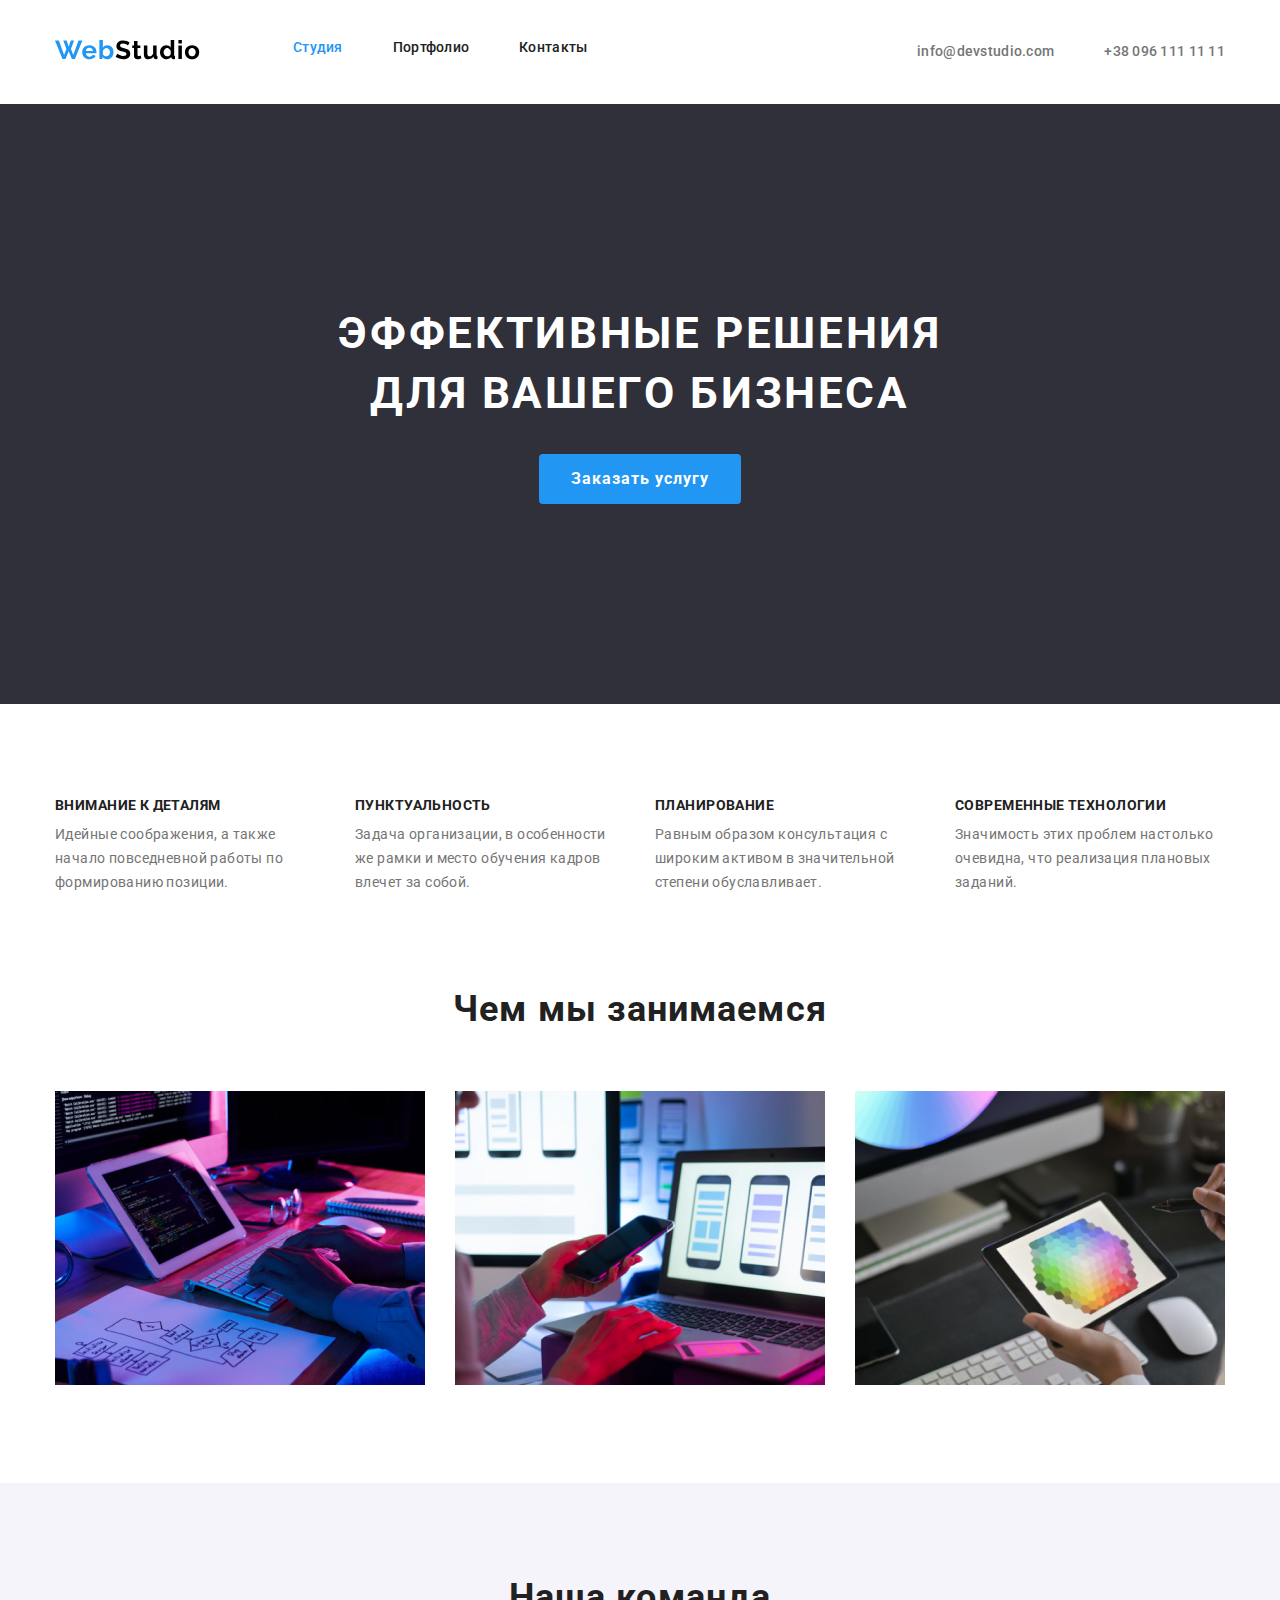
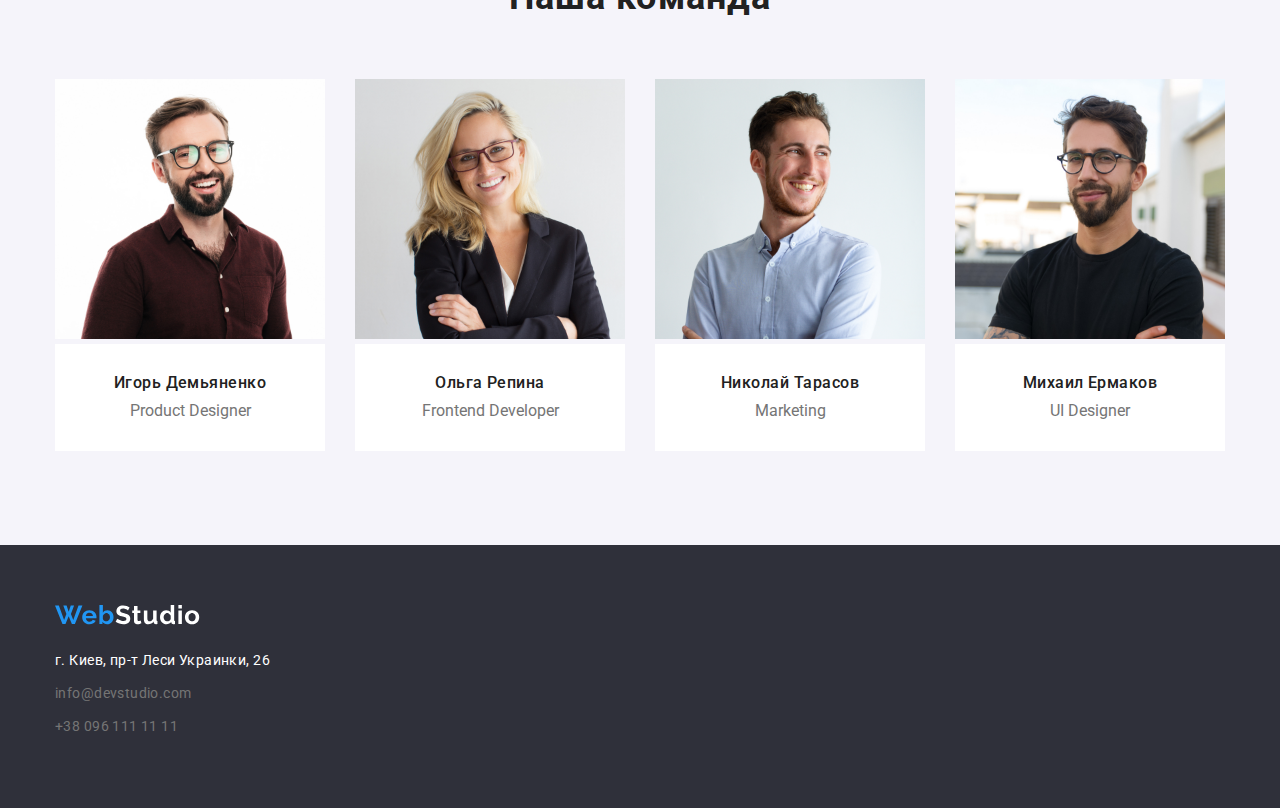
<file: index.html>
<!DOCTYPE html>
<html lang="ru">

<head>
  <meta charset="utf-8" />
  <title>Web Studio</title>
  <link href="https://fonts.googleapis.com/css2?family=Raleway:wght@700&family=Roboto:wght@400;500;700;900&display=swap"
    rel="stylesheet">
  <link rel="stylesheet" href="https://cdnjs.cloudflare.com/ajax/libs/modern-normalize/0.7.0/modern-normalize.min.css">
  <link rel="stylesheet" href="./css/styles.css" />
</head>

<body class="page">
  <header class="header">
    <div class="container">
      <nav class="site-nav">

        <!-- Company logo -->
        <a href="/" class="logo link">
          <img src="./images/logo.svg" alt="logo" />
          <!-- <span class="primary-logo">Web</span><span class="secondary-logo">Studio</span> -->
        </a>
        <!-- Menu items -->
        <ul class="site-nav list">
          <li class="header-item"><a href="" class="link current">Студия</a></li>
          <li class="header-item"><a href="./portfolio.html" class="link">Портфолио</a></li>
          <li class="header-item"><a href="" class="link">Контакты</a></li>
        </ul>
      </nav>

      <!-- Contacts-->
      <ul class="header-contacts list">
        <li class="header-item">
          <a href="mailto:info@devstudio.com" class="link">info@devstudio.com</a>
        </li>
        <li class="header-item"><a href="tel:+380961111111" class="link">+38 096 111 11 11</a></li>
      </ul>
    </div>
  </header>

  <main>
    <!-- Hero -->
    <section class="hero">
      <h1 class="hero-title">
        Эффективные решения<br />
        для вашего бизнеса
      </h1>
      <a href="" class="button">Заказать услугу</a>
    </section>

    <!-- Features -->
    <section class="section features">
      <div class="container">
        <!-- <h2 class="section-title">Наши преимущества</h2> -->
        <ul class="features-list list flexbox">
          <li class="features-item">
            <h3 class="title">Внимание к деталям</h3>
            <p class="text">
              Идейные соображения, а также<br> начало повседневной работы по
              формированию позиции.
            </p>
          </li>
          <li class="features-item">
            <h3 class="title">Пунктуальность</h3>
            <p class="text">
              Задача организации, в особенности же рамки и место обучения кадров
              влечет за собой.
            </p>
          </li>
          <li class="features-item">
            <h3 class="title">Планирование</h3>
            <p class="text">
              Равным образом консультация с широким активом в значительной
              степени обуславливает.
            </p>
          </li>
          <li class="features-item">
            <h3 class="title">Современные технологии</h3>
            <p class="text">
              Значимость этих проблем настолько очевидна, что реализация
              плановых заданий.
            </p>
          </li>
        </ul>
      </div>
    </section>

    <!-- Services -->
    <section class="section no-padding services">
      <div class="container">
        <h2 class="section-title">Чем мы занимаемся</h2>
        <ul class="services-list list flexbox">
          <li class="services-item"><img src="./images/img1.png" alt="Услуга 1" width="370" /></li>
          <li class="services-item"><img src="./images/img2.png" alt="Услуга 2" width="370" /></li>
          <li class="services-item"><img src="./images/img3.png" alt="Услуга 3" width="370" /></li>
        </ul>
      </div>
    </section>

    <!-- Team -->
    <section class="section team">
      <div class="container">
        <h2 class="section-title">Наша команда</h2>
        <ul class="team-list list flexbox">
          <li class="team-item">
            <img src="./images/team1.jpg" alt="Игорь Демьяненко фото" width="270" />
            <div class="team-description">
              <h3 class="title">Игорь Демьяненко</h3>
              <p class="team-position">Product Designer</p>
            </div>
          </li>

          <li class="team-item">
            <img src="./images/team2.jpg" alt="Ольга Репина фото" width="270" />
            <div class="team-description">
              <h3 class="title">Ольга Репина</h3>
              <p class="team-position">Frontend Developer</p>
            </div>
          </li>

          <li class="team-item">
            <img src="./images/team3.jpg" alt="Николай Тарасов" width="270" />
            <div class="team-description">
              <h3 class="title">Николай Тарасов</h3>
              <p class="team-position">Marketing</p>
            </div>
          </li>

          <li class="team-item">
            <img src="./images/team4.jpg" alt="" width="270" />
            <div class="team-description">
              <h3 class="title">Михаил Ермаков</h3>
              <p class="team-position">UI Designer</p>
            </div>
          </li>
        </ul>
      </div>
    </section>
  </main>

  <!-- Footer -->
  <footer class="footer">
    <div class="container">
      <a href="/" class="logo link">
        <img src="./images/footer-logo.svg" alt="logo" />
        <!-- <span class="primary-logo">Web</span><span class="secondary-logo">Studio</span> -->
      </a>
      <address class="address">
        <p class="address-item">г. Киев, пр-т Леси Украинки, 26</p>
        <p class="address-item"><a href="mailto:info@devstudio.com" class="address-item link">info@devstudio.com</a></p>
        <p class="address-item"><a href="tel:+380961111111" class="address-item link">+38 096 111 11 11</a></p>
      </address>
    </div>
  </footer>
</body>

</html>
</file>
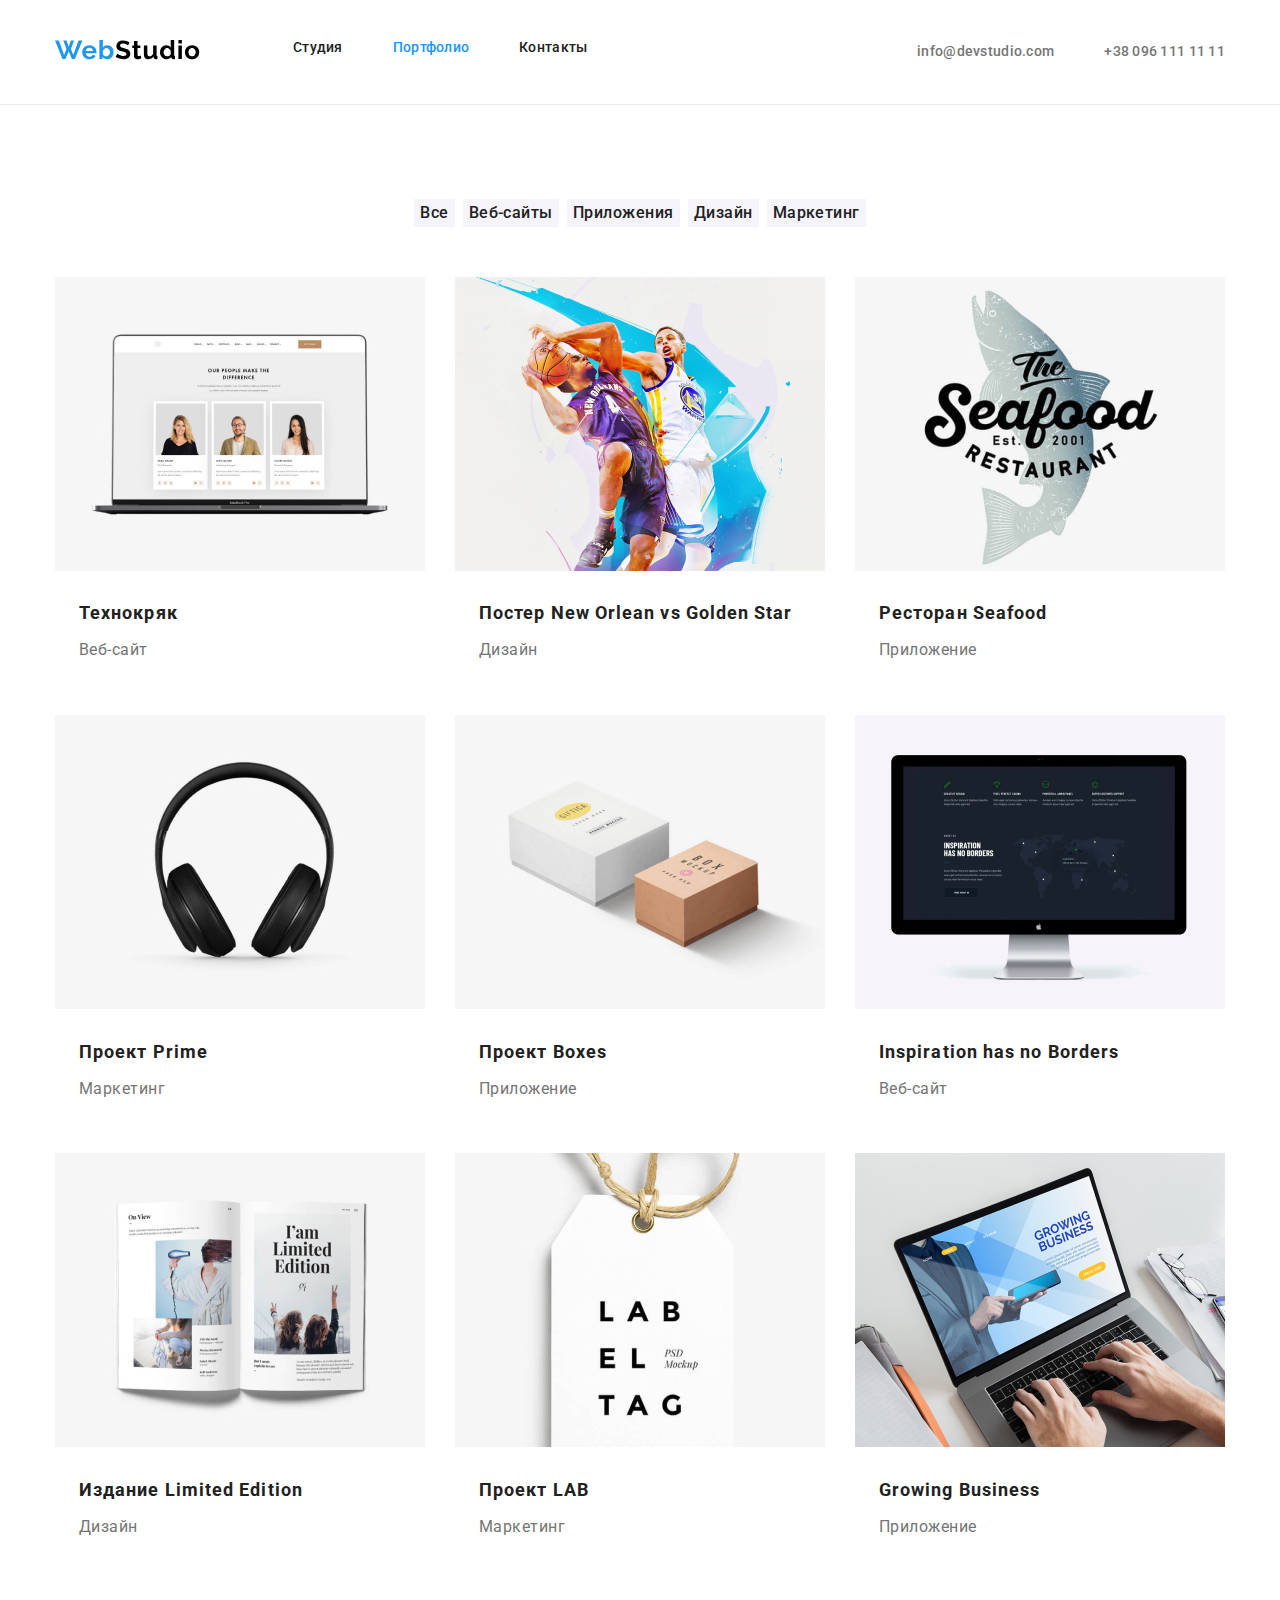
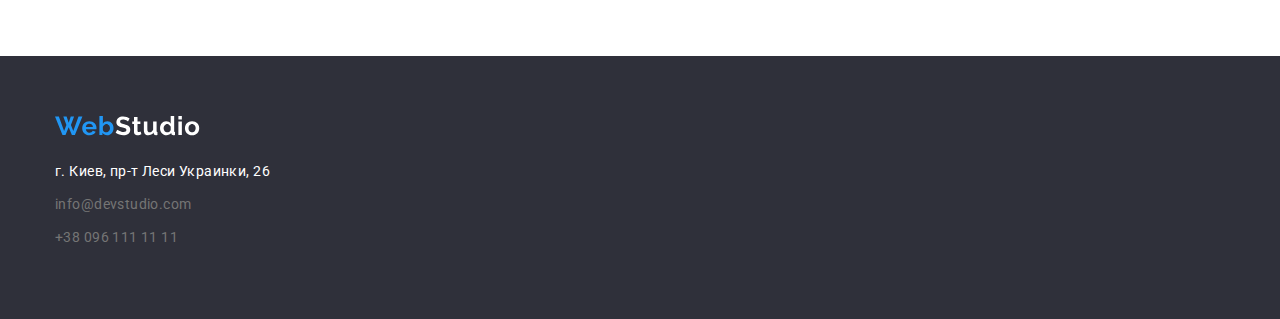
<file: portfolio.html>
<!DOCTYPE html>
<html lang="ru">

<head>
  <meta charset="utf-8" />
  <link href="https://fonts.googleapis.com/css2?family=Raleway:wght@700&family=Roboto:wght@400;500;700;900&display=swap"
    rel="stylesheet">
  <link rel="stylesheet" href="https://cdnjs.cloudflare.com/ajax/libs/modern-normalize/0.7.0/modern-normalize.min.css">
  <link rel="stylesheet" href="./css/styles.css" />
  <title>Portfolio</title>
</head>

<body class="page">
  <header class="header secondary-header">
    <div class="container">
      <nav class="site-nav">
        <!-- Company logo -->
        <a href="/" class="logo link">
          <img src="./images/logo.svg" alt="logo" />
          <!-- <span class="primary-logo">Web</span><span class="secondary-logo">Studio</span> -->
        </a>
        <!-- Menu items -->
        <ul class="site-nav list">
          <li class="header-item"><a href="./index.html" class="link">Студия</a></li>
          <li class="header-item"><a href="" class="link current">Портфолио</a></li>
          <li class="header-item"><a href="" class="link">Контакты</a></li>
        </ul>
      </nav>

      <!-- Contacts-->
      <ul class="header-contacts list">
        <li class="header-item">
          <a href="mailto:info@devstudio.com" class="link">info@devstudio.com</a>
        </li>
        <li class="header-item"><a href="tel:+380961111111" class="link">+38 096 111 11 11</a></li>
      </ul>
    </div>
  </header>

  <main>
    <!-- <h1>Страница portfolio</h1> -->

    <section class="portfolio section">
      <div class="container">
        <ul class="filter-list list flexbox">
          <li class="filter-item"><button type="button" class="filter-item">Все</button></li>
          <li class="filter-item"><button type="button" class="filter-item">Веб-сайты</button></li>
          <li class="filter-item"><button type="button" class="filter-item">Приложения</button></li>
          <li class="filter-item"><button type="button" class="filter-item">Дизайн</button></li>
          <li class="filter-item"><button type="button" class="filter-item">Маркетинг</button></li>
        </ul>
      </div>

      <div class="container">
        <ul class="portfolio-list list flexbox">
          <li class="portfolio-item">
            <a href="" class="portfolio-link">
              <img src="./images/portfolio1.jpg" alt="Технокряк" width="370" />
              <div class="portfolio-description">
                <h2 class="portfolio-title">Технокряк</h2>
                <p class="portfolio-text">Веб-сайт</p>
              </div>
            </a>
          </li>

          <li class="portfolio-item">
            <a href="" class="portfolio-link">
              <img src="./images/portfolio2.jpg" alt="Постер New Orlean vs Golden Star" width="370" />
              <div class="portfolio-description">
                <h2 class="portfolio-title">Постер New Orlean vs Golden Star</h2>
                <p class="portfolio-text">Дизайн</p>
              </div>
            </a>
          </li>

          <li class="portfolio-item">
            <a href="" class="portfolio-link">
              <div class="flex-element">
                <img src="./images/portfolio3.jpg" alt="Ресторан Seafood" width="370" />
                <div class="portfolio-description">
                  <h2 class="portfolio-title">Ресторан Seafood</h2>
                  <p class="portfolio-text">Приложение</p>
                </div>
              </div>
            </a>

          </li>

          <li class="portfolio-item">
            <a href="" class="portfolio-link">
              <img src="./images/portfolio4.jpg" alt="Проект Prime" width="370" />
              <div class="portfolio-description">
                <h2 class="portfolio-title">Проект Prime</h2>
                <p class="portfolio-text">Маркетинг</p>
              </div>
            </a>
          </li>

          <li class="portfolio-item">
            <a href="" class="portfolio-link">
              <img src="./images/portfolio5.jpg" alt="Проект Boxes" width="370" />
              <div class="portfolio-description">
                <h2 class="portfolio-title">Проект Boxes</h2>
                <p class="portfolio-text">Приложение</p>
              </div>
            </a>
          </li>

          <li class="portfolio-item">
            <a href="" class="portfolio-link">
              <img src="./images/portfolio6.jpg" alt="Inspiration has no Borders" width="370" />
              <div class="portfolio-description">
                <h2 class="portfolio-title">Inspiration has no Borders</h2>
                <p class="portfolio-text">Веб-сайт</p>
              </div>
            </a>
          </li>

          <li class="portfolio-item">
            <a href="" class="portfolio-link">
              <img src="./images/portfolio7.jpg" alt="Издание Limited Edition" width="370" />
              <div class="portfolio-description">
                <h2 class="portfolio-title">Издание Limited Edition</h2>
                <p class="portfolio-text">Дизайн</p>
              </div>
            </a>
          </li>

          <li class="portfolio-item">
            <a href="" class="portfolio-link">
              <img src="./images/portfolio8.jpg" alt="Проект LAB" width="370" />
              <div class="portfolio-description">
                <h2 class="portfolio-title">Проект LAB</h2>
                <p class="portfolio-text">Маркетинг</p>
              </div>
            </a>
          </li>

          <li class="portfolio-item">
            <a href="" class="portfolio-link">
              <img src="./images/portfolio9.jpg" alt="Growing Business" width="370" />
              <div class="portfolio-description">
                <h2 class="portfolio-title">Growing Business</h2>
                <p class="portfolio-text">Приложение</p>
              </div>
            </a>
          </li>
        </ul>
      </div>
      </div>
    </section>
  </main>

  <!-- Footer -->
  <footer class="footer">
    <div class="container">
      <a href="/" class="logo link">
        <img src="./images/footer-logo.svg" alt="logo" />
        <!-- <span class="primary-logo">Web</span><span class="secondary-logo">Studio</span> -->
      </a>
      <address class="address">
        <p class="address-item">г. Киев, пр-т Леси Украинки, 26</p>
        <p class="address-item"><a href="mailto:info@devstudio.com" class="address-item link">info@devstudio.com</a></p>
        <p class="address-item"><a href="tel:+380961111111" class="address-item link">+38 096 111 11 11</a></p>
      </address>
    </div>
  </footer>
</body>

</html>
</file>
<file: css/styles.css>
:root {
  --primary-text-color: #757575;
  --title-text-color: #212121;
  --accent-color: #2196f3;
  --white-color: #ffffff;
  --black-color: #000000;
  --secondary-background-color: #F5F4FA;
  --footer-color: #2F303A;
  --border-color: #ECECEC;
}

.page {
  color: var(--primary-text-color);
  background-color: var(--white-color);

  font-family: Roboto, sans-serif;

  margin: 0;
}

/* Section */
.section {
  padding-top: 94px;
  padding-bottom: 94px;
}

.no-padding {
  padding-top: 0;
  padding-bottom: 94px;
}

.section-title {
  /* h2 */
  color: var(--title-text-color);
  margin-top: 0;
  margin-bottom: 60px;
  font-weight: 700;
  font-size: 36px;
  line-height: 1.16;
  text-align: center;
  letter-spacing: 0.03em;
}

/* Container */
.container {
  padding-left: 15px;
  padding-right: 15px;
  margin-left: auto;
  margin-right: auto;
  width: 1200px;

  /* outline: 2px solid tomato; */
}
.list {
  padding: 0;
  margin: 0;
  list-style: none;
}

.link {
  text-decoration: none;
}

/* Button */
.button {
  display: inline-block;
  border-radius: 4px;
  padding: 10px 32px; 
 
  color: var(--white-color);
  background-color: var(--accent-color);

  font-family: inherit;
  font-weight: 700;
  font-size: 16px;
  line-height: 1.87;
  letter-spacing: 0.06em;

  text-decoration: none;
  text-align: center;
}

.logo {
  margin-right: 93px;
}
/* .logo {
  font-family: Raleway;
  font-style: normal;
  font-weight: 700;
  font-size: 26px;
  line-height: 1.19;
  letter-spacing: 0.03em;

  text-decoration: none;

  color: var(--accent-color);
} */

/* .primary-logo {
  color: var(--accent-color);
}

.secondary.logo {
  color: var(--black-color);
}

.logo.link:visited {
  text-decoration: none;
  color: var(--black-color);
} */

/* .footer .logo.link:visited {
  text-decoration: none;
  color: var(--white-color);
} */


/* Header */
.header {
  padding-top: 25px;
  padding-bottom: 25px;
 
}

.secondary-header {
  border-bottom: 1px solid var(--border-color);
}

.header>.container {
  display: flex;
  justify-content: flex-end;

  align-items: center;  
}

.header-item:not(:last-child) {
  margin-right: 50px;
}

/* Альтернатива */
/* .header-item:last-child {
  margin-right: 0;
} */

/* Селектор соседа
задает левый отступ всем, кроме первого */
/* .header-item + .header-item {
  margin-left: 50px;
} */

/* ПОЧЕМУ НЕ РАБОТАЕТ??? */
/* .header-item:not(:last-child) {
  margin-right: 50px;
} */

.site-nav {
  display: flex;
  margin-right: auto;
}

.header-contacts {
  display: flex;
}

.site-nav .link {
  color: var(--title-text-color);

  font-weight: 500;
  font-size: 14px;
  line-height: 1.14;
  letter-spacing: 0.02em;
  }

.site-nav .link.current {
  color: var(--accent-color);

  font-weight: 500;
  font-size: 14px;
  line-height: 1.14;
  letter-spacing: 0.02em;
}

.header-contacts .link {
  font-size: 14px;
  line-height: 1.14;
  letter-spacing: 0.02em;
  font-weight: 500;
  color: var(--primary-text-color);
}

.site-nav .link:hover,
.header-contacts .link:hover,
.site-nav .link:focus,
.header-contacts .link:focus,
.address-item.link:hover,
.address-item.link:focus {
  color: var(--accent-color);
}

/* Увел. высоту ссылок, чтоб расшир. область ховера */
.site-nav .link,
.header-contacts .link {
  padding-top: 15px;
  padding-bottom: 15px;

  display: block;
}
/* Footer */
.footer {
  background-color: var(--footer-color);

  padding-top: 60px;
  padding-bottom: 60px;
}

.address {
  margin-top: 20px;
  /* padding-top: 20px; */
}

.address-item {
  margin: 0;
  padding-bottom: 9px;

  font-style: normal;
  font-size: 14px;
  line-height: 1.71;
  letter-spacing: 0.03em;

  color: var(--white-color);
}

.address-item.link {
  font-style: normal;
  color: var(--primary-text-color);
} 

/* Hero */
.hero {
  text-align: center;

  margin-top: 0;
  margin-bottom: 0;

  padding-top: 200px;
  padding-bottom: 200px;

  background-color: var(--footer-color);
}

/* АХТУНГ! Разобраться, почему поломался шрифт */
.hero-title {
  margin-top: 0;
  margin-bottom: 30px;
  color: var(--white-color);

  font-family: Roboto, sans-serif;
  font-style: normal;
  font-weight: 700;
  font-size: 44px;
  line-height: 1.36;
  letter-spacing: 0.06em;
  text-transform: uppercase;
}

/* Features */
/* .features {
  padding-top: 94px;
  padding-bottom: 94px; */
}

.features-list {
width: calc((100% - 90px) / 4);
}

.features-item {
text-align: left;
width: 270px;
}

.features-item:not(:last-child),
.services-item:not(:last-child),
.team-item:not(:last-child) {
  margin-right: 30px;
}

.features .title {
  /* h3 */
  margin-top: 0;
  margin-bottom: 10px;

  color: var(--title-text-color);

  font-weight: 700;
  font-size: 14px;
  line-height: 1.14;
  letter-spacing: 0.03em;
  text-transform: uppercase;
}

.features .text {
  margin-top: 0;
  margin-bottom: 0;

  font-size: 14px;
  line-height: 1.71;
  letter-spacing: 0.03em;
}
 
/* Services */
.services-list {
  width: calc((100% - 60px) / 3);
}

.services-item {
  width: 370px;
}


/* Team*/
.team-item {
  width: 270px;

  text-align: center;
}

.team .title {
  margin-top: 0;
  margin-bottom: 10px;

  color: var(--title-text-color);

  font-weight: 500;
  font-size: 16px;
  line-height: 1.18;
  letter-spacing: 0.03em;
}



.team-description {
  padding-top: 30px;
  padding-bottom: 30px;

  background-color: var(--white-color);
}

.team-position {
  margin: 0;
}
.team.section {
  background-color: var(--secondary-background-color);
}

/* Portfolio */
.portfolio-link {
  text-decoration: none;
}

.portfolio-title {
  color: var(--title-text-color);
  font-weight: 700;
  font-size: 18px;
  line-height: 2;
  letter-spacing: 0.06em;

}

.portfolio-text {
  color: var(--primary-text-color);
  font-weight: normal;
  font-size: 16px;
  line-height: 1.87;
  letter-spacing: 0.03em;
}

/* Filter*/
.filter-list {
  margin-bottom: 50px;
  justify-content: center;
}

.filter-item {
  background-color: var(--secondary-background-color);
  color: var(--title-text-color);
  border-style: none;
  border-color: none;
  outline: none;
  border-image: none;
  
  font-family: inherit;
  font-weight: 500;
  font-size: 16px;
  line-height: 1.62;
  text-align: center;
  letter-spacing: 0.03em;
}

.filter-item:not(:last-child) {
  margin-right: 8px;
}

.filter-item:hover,
.filter-item:focus,
.filter-item:active {
  background-color: var(--accent-color);
  border: none;
  outline: none;
}

.flexbox {
  display: flex;
}

.portfolio-list {
  flex-wrap: wrap;
/*   
  width: calc((100% - 30px * 2) / 3); */

}

.portfolio-item {
  width: 370px;
  margin-right: 30px;
  margin-bottom: 30px;
}
.portfolio-item:nth-child(3n) {
  margin-right: 0;
}

.portfolio-item:nth-last-child(-n + 3) {
  margin-bottom: 0;
}

.portfolio-description {
padding: 20px 24px;
}

.portfolio-title {
margin: 0 0 4px;
}

.portfolio-text {
  margin: 0;
}
</file>
